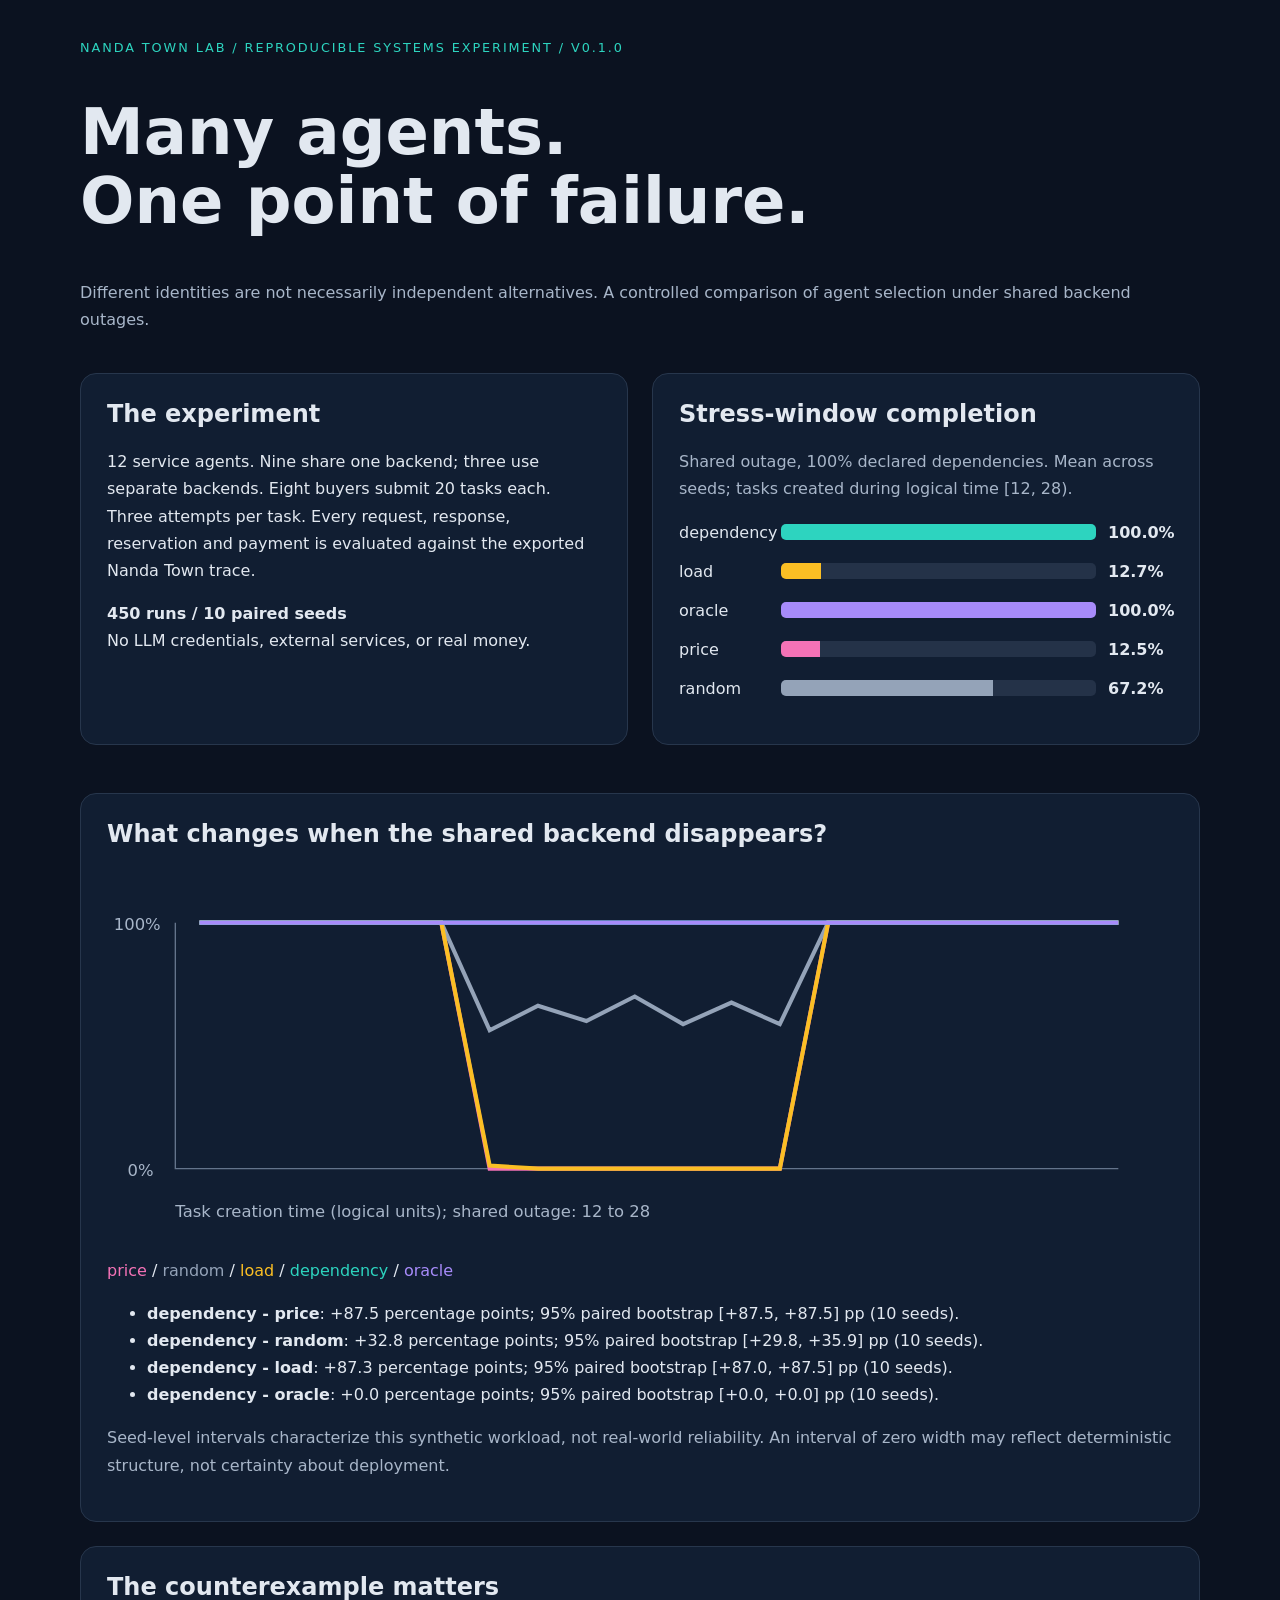
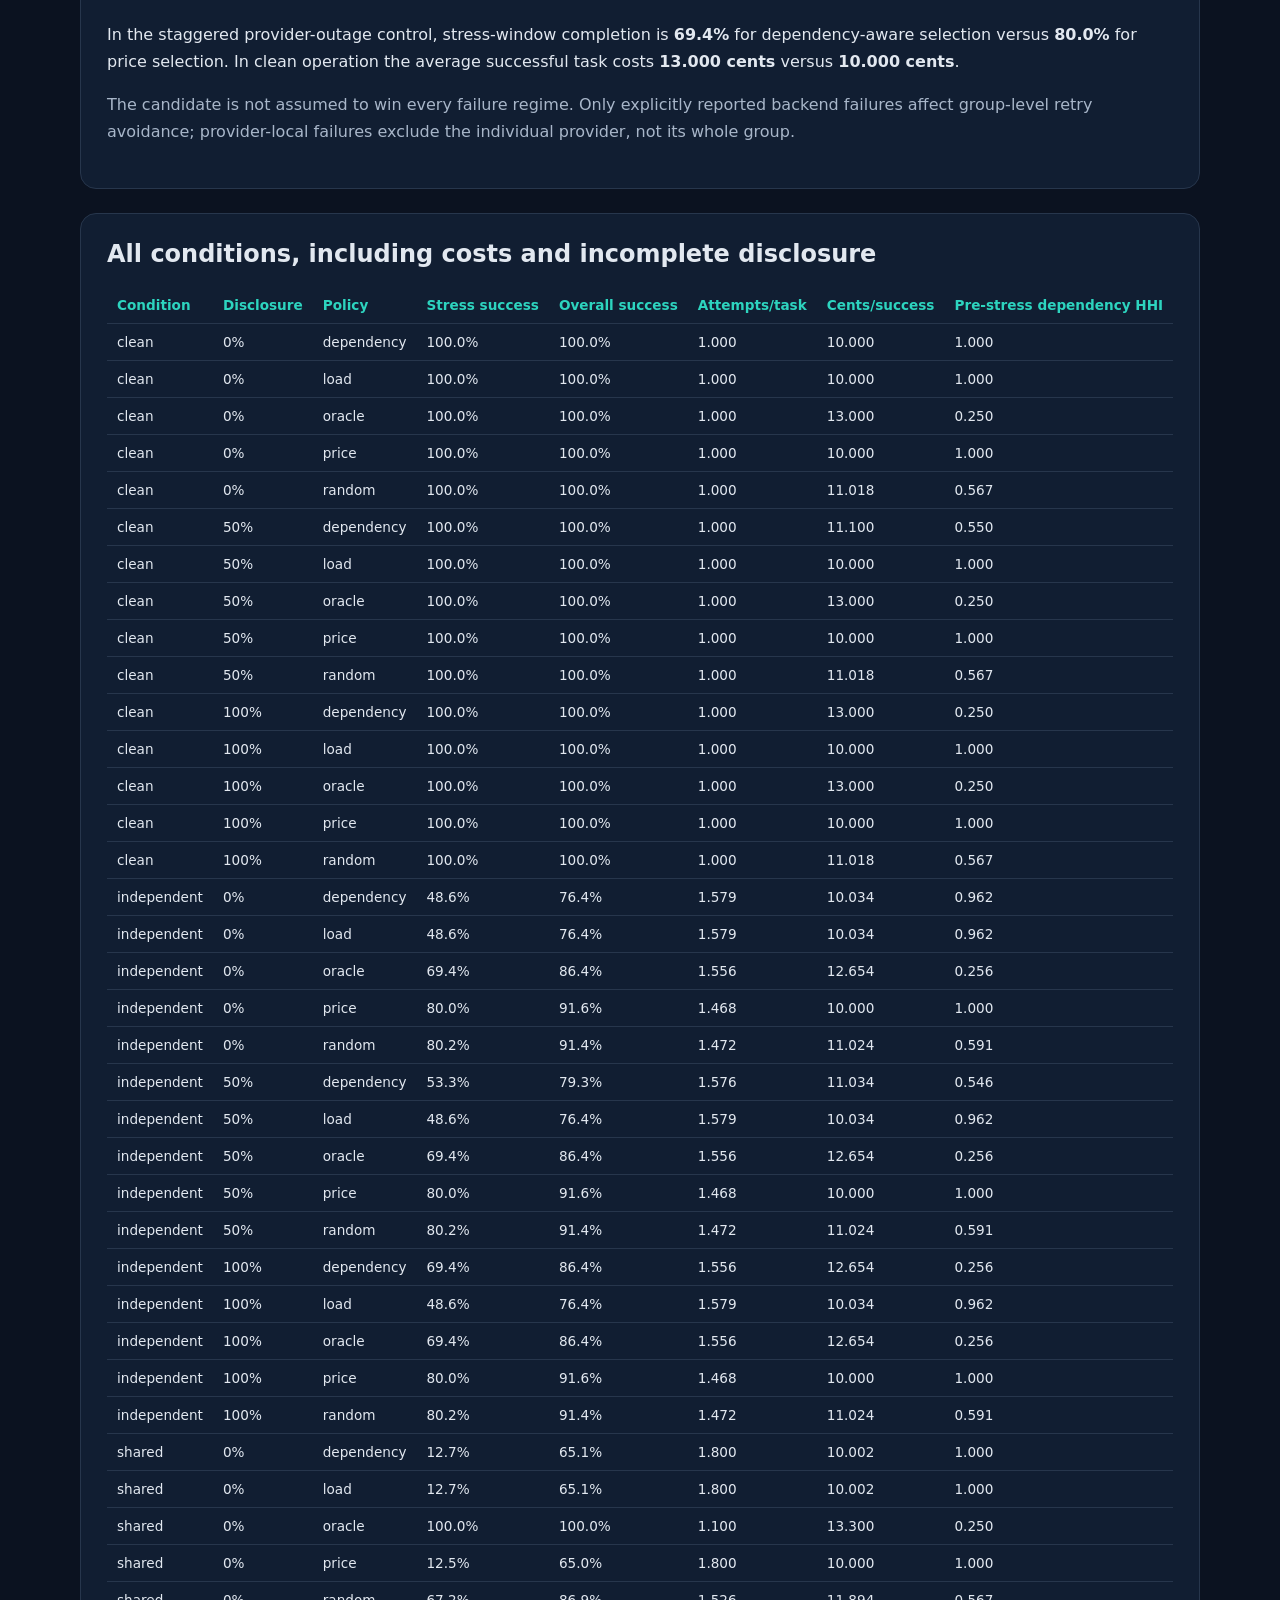
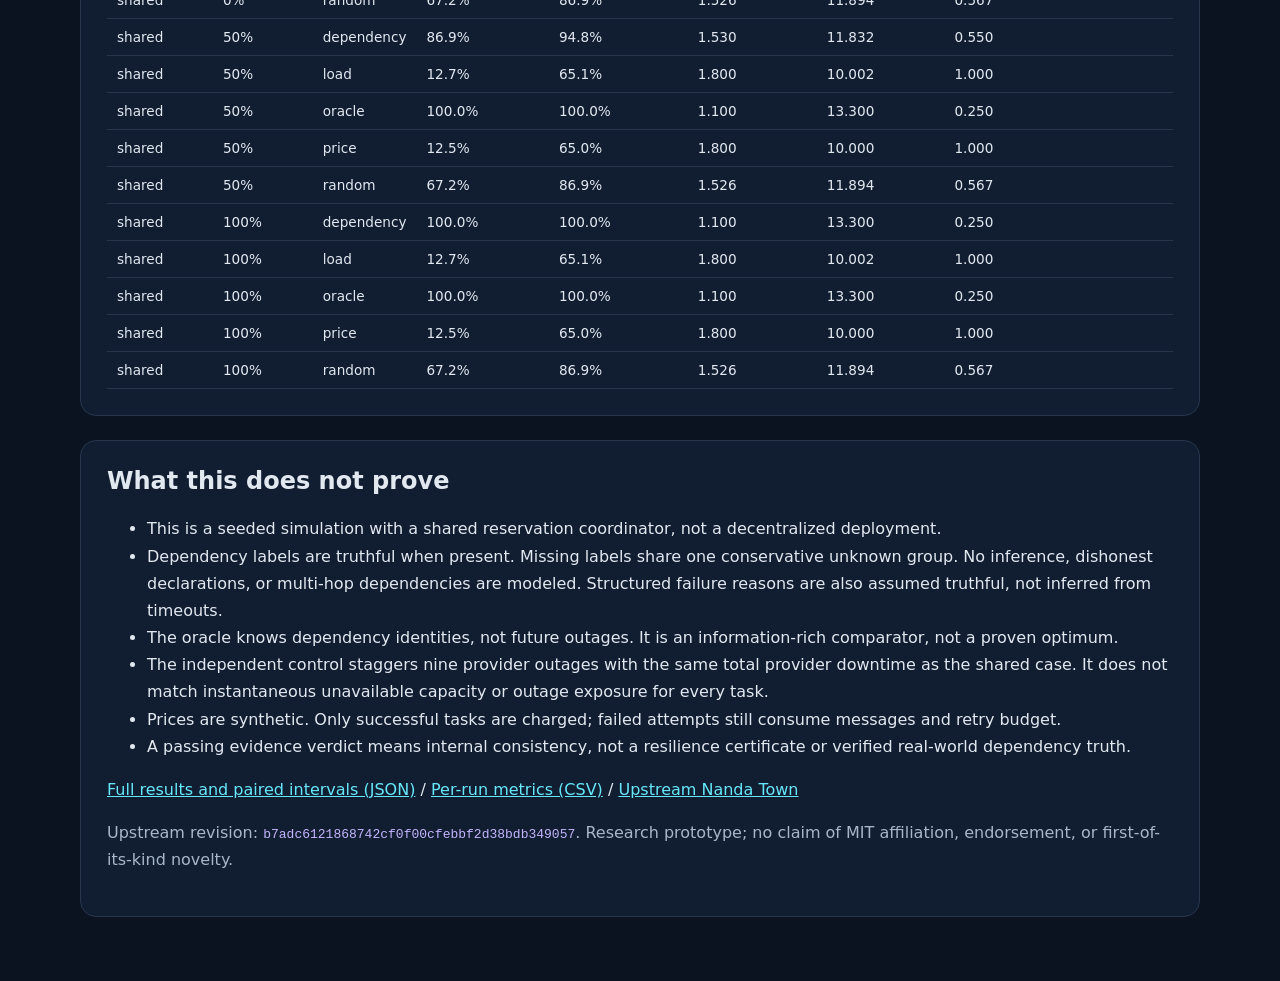
<file: results/published/report.html>
<!doctype html>
<html lang="en"><head><meta charset="utf-8"><meta name="viewport" content="width=device-width,initial-scale=1">
<title>Many Agents, One Point of Failure | Nanda Town experiment</title>
<style>
:root{color-scheme:dark;font-family:system-ui,sans-serif;background:#0b1220;color:#e2e8f0}
body{max-width:1120px;margin:auto;padding:40px 24px}h1{font-size:clamp(2.2rem,5vw,4rem);line-height:1.08;max-width:850px}
h2{margin-top:0}p,li{line-height:1.7}.eyebrow{color:#2dd4bf;text-transform:uppercase;letter-spacing:.15em;font-size:.8rem}
.muted{color:#a8b6c9}.panel{background:#111e32;border:1px solid #27364c;border-radius:16px;padding:26px;margin:24px 0}
.grid{display:grid;grid-template-columns:1fr 1fr;gap:24px}.bar-row{display:grid;grid-template-columns:90px 1fr 65px;gap:12px;align-items:center;margin:20px 0}
.bar-track{height:16px;background:#243248;border-radius:5px;overflow:hidden}.bar{height:100%}.scroll{overflow-x:auto}
table{border-collapse:collapse;width:100%;font-size:.85rem}td,th{padding:10px;text-align:left;border-bottom:1px solid #27364c;white-space:nowrap}
th{color:#2dd4bf}a{color:#67e8f9}code{color:#c4b5fd}svg{width:100%;height:auto}
@media(max-width:760px){.grid{grid-template-columns:1fr}body{padding:24px 14px}.panel{padding:18px}}
</style></head><body>
<div class="eyebrow">Nanda Town Lab / reproducible systems experiment / v0.1.0</div>
<h1>Many agents.<br>One point of failure.</h1>
<p class="muted">Different identities are not necessarily independent alternatives.
A controlled comparison of agent selection under shared backend outages.</p>
<div class="grid"><section class="panel"><h2>The experiment</h2>
<p>12 service agents. Nine share one backend; three use separate backends.
Eight buyers submit 20 tasks each. Three attempts per task. Every request, response,
reservation and payment is evaluated against the exported Nanda Town trace.</p>
<p><b>450 runs / 10 paired seeds</b><br>
No LLM credentials, external services, or real money.</p></section>
<section class="panel"><h2>Stress-window completion</h2>
<p class="muted">Shared outage, 100% declared dependencies. Mean across seeds;
tasks created during logical time [12, 28).</p><div class="bar-row"><span>dependency</span><div class="bar-track"><div class="bar" style="width:100.00%;background:#2dd4bf"></div></div><strong>100.0%</strong></div><div class="bar-row"><span>load</span><div class="bar-track"><div class="bar" style="width:12.66%;background:#fbbf24"></div></div><strong>12.7%</strong></div><div class="bar-row"><span>oracle</span><div class="bar-track"><div class="bar" style="width:100.00%;background:#a78bfa"></div></div><strong>100.0%</strong></div><div class="bar-row"><span>price</span><div class="bar-track"><div class="bar" style="width:12.50%;background:#f472b6"></div></div><strong>12.5%</strong></div><div class="bar-row"><span>random</span><div class="bar-track"><div class="bar" style="width:67.19%;background:#94a3b8"></div></div><strong>67.2%</strong></div></section></div>
<section class="panel"><h2>What changes when the shared backend disappears?</h2>
<svg viewBox="0 0 780 270" role="img" aria-label="Task cohort completion rate over logical time">
<path d="M50 40V220H740" fill="none" stroke="#64748b"/>
<text x="5" y="45" fill="#a8b6c9" font-size="12">100%</text>
<text x="15" y="225" fill="#a8b6c9" font-size="12">0%</text>
<polyline fill="none" stroke="#f472b6" stroke-width="3" points="67.69,40.00 103.08,40.00 138.46,40.00 173.85,40.00 209.23,40.00 244.62,40.00 280.00,220.00 315.38,220.00 350.77,220.00 386.15,220.00 421.54,220.00 456.92,220.00 492.31,220.00 527.69,40.00 563.08,40.00 598.46,40.00 633.85,40.00 669.23,40.00 704.62,40.00 740.00,40.00"><title>price</title></polyline><polyline fill="none" stroke="#94a3b8" stroke-width="3" points="67.69,40.00 103.08,40.00 138.46,40.00 173.85,40.00 209.23,40.00 244.62,40.00 280.00,118.75 315.38,100.75 350.77,112.00 386.15,94.00 421.54,114.25 456.92,98.50 492.31,114.25 527.69,40.00 563.08,40.00 598.46,40.00 633.85,40.00 669.23,40.00 704.62,40.00 740.00,40.00"><title>random</title></polyline><polyline fill="none" stroke="#fbbf24" stroke-width="3" points="67.69,40.00 103.08,40.00 138.46,40.00 173.85,40.00 209.23,40.00 244.62,40.00 280.00,217.75 315.38,220.00 350.77,220.00 386.15,220.00 421.54,220.00 456.92,220.00 492.31,220.00 527.69,40.00 563.08,40.00 598.46,40.00 633.85,40.00 669.23,40.00 704.62,40.00 740.00,40.00"><title>load</title></polyline><polyline fill="none" stroke="#2dd4bf" stroke-width="3" points="67.69,40.00 103.08,40.00 138.46,40.00 173.85,40.00 209.23,40.00 244.62,40.00 280.00,40.00 315.38,40.00 350.77,40.00 386.15,40.00 421.54,40.00 456.92,40.00 492.31,40.00 527.69,40.00 563.08,40.00 598.46,40.00 633.85,40.00 669.23,40.00 704.62,40.00 740.00,40.00"><title>dependency</title></polyline><polyline fill="none" stroke="#a78bfa" stroke-width="3" points="67.69,40.00 103.08,40.00 138.46,40.00 173.85,40.00 209.23,40.00 244.62,40.00 280.00,40.00 315.38,40.00 350.77,40.00 386.15,40.00 421.54,40.00 456.92,40.00 492.31,40.00 527.69,40.00 563.08,40.00 598.46,40.00 633.85,40.00 669.23,40.00 704.62,40.00 740.00,40.00"><title>oracle</title></polyline>
<text x="50" y="255" fill="#a8b6c9" font-size="12">Task creation time (logical units); shared outage: 12 to 28</text>
</svg>
<p><span style="color:#f472b6">price</span> / <span style="color:#94a3b8">random</span> / <span style="color:#fbbf24">load</span> / <span style="color:#2dd4bf">dependency</span> / <span style="color:#a78bfa">oracle</span></p>
<ul><li><b>dependency - price</b>: +87.5 percentage points; 95% paired bootstrap [+87.5, +87.5] pp (10 seeds).</li><li><b>dependency - random</b>: +32.8 percentage points; 95% paired bootstrap [+29.8, +35.9] pp (10 seeds).</li><li><b>dependency - load</b>: +87.3 percentage points; 95% paired bootstrap [+87.0, +87.5] pp (10 seeds).</li><li><b>dependency - oracle</b>: +0.0 percentage points; 95% paired bootstrap [+0.0, +0.0] pp (10 seeds).</li></ul>
<p class="muted">Seed-level intervals characterize this synthetic workload, not real-world reliability.
An interval of zero width may reflect deterministic structure, not certainty about deployment.</p></section>
<section class="panel"><h2>The counterexample matters</h2>
<p>In the staggered provider-outage control, stress-window completion is
<b>69.4%</b> for dependency-aware
selection versus <b>80.0%</b>
for price selection. In clean operation the average successful task costs
<b>13.000 cents</b> versus
<b>10.000 cents</b>.</p>
<p class="muted">The candidate is not assumed to win every failure regime.
Only explicitly reported backend failures affect group-level retry avoidance;
provider-local failures exclude the individual provider, not its whole group.</p></section>
<section class="panel"><h2>All conditions, including costs and incomplete disclosure</h2>
<div class="scroll"><table><thead><tr><th>Condition</th><th>Disclosure</th><th>Policy</th>
<th>Stress success</th><th>Overall success</th><th>Attempts/task</th>
<th>Cents/success</th><th>Pre-stress dependency HHI</th></tr></thead>
<tbody><tr><td>clean</td><td>0%</td><td>dependency</td><td>100.0%</td><td>100.0%</td><td>1.000</td><td>10.000</td><td>1.000</td></tr><tr><td>clean</td><td>0%</td><td>load</td><td>100.0%</td><td>100.0%</td><td>1.000</td><td>10.000</td><td>1.000</td></tr><tr><td>clean</td><td>0%</td><td>oracle</td><td>100.0%</td><td>100.0%</td><td>1.000</td><td>13.000</td><td>0.250</td></tr><tr><td>clean</td><td>0%</td><td>price</td><td>100.0%</td><td>100.0%</td><td>1.000</td><td>10.000</td><td>1.000</td></tr><tr><td>clean</td><td>0%</td><td>random</td><td>100.0%</td><td>100.0%</td><td>1.000</td><td>11.018</td><td>0.567</td></tr><tr><td>clean</td><td>50%</td><td>dependency</td><td>100.0%</td><td>100.0%</td><td>1.000</td><td>11.100</td><td>0.550</td></tr><tr><td>clean</td><td>50%</td><td>load</td><td>100.0%</td><td>100.0%</td><td>1.000</td><td>10.000</td><td>1.000</td></tr><tr><td>clean</td><td>50%</td><td>oracle</td><td>100.0%</td><td>100.0%</td><td>1.000</td><td>13.000</td><td>0.250</td></tr><tr><td>clean</td><td>50%</td><td>price</td><td>100.0%</td><td>100.0%</td><td>1.000</td><td>10.000</td><td>1.000</td></tr><tr><td>clean</td><td>50%</td><td>random</td><td>100.0%</td><td>100.0%</td><td>1.000</td><td>11.018</td><td>0.567</td></tr><tr><td>clean</td><td>100%</td><td>dependency</td><td>100.0%</td><td>100.0%</td><td>1.000</td><td>13.000</td><td>0.250</td></tr><tr><td>clean</td><td>100%</td><td>load</td><td>100.0%</td><td>100.0%</td><td>1.000</td><td>10.000</td><td>1.000</td></tr><tr><td>clean</td><td>100%</td><td>oracle</td><td>100.0%</td><td>100.0%</td><td>1.000</td><td>13.000</td><td>0.250</td></tr><tr><td>clean</td><td>100%</td><td>price</td><td>100.0%</td><td>100.0%</td><td>1.000</td><td>10.000</td><td>1.000</td></tr><tr><td>clean</td><td>100%</td><td>random</td><td>100.0%</td><td>100.0%</td><td>1.000</td><td>11.018</td><td>0.567</td></tr><tr><td>independent</td><td>0%</td><td>dependency</td><td>48.6%</td><td>76.4%</td><td>1.579</td><td>10.034</td><td>0.962</td></tr><tr><td>independent</td><td>0%</td><td>load</td><td>48.6%</td><td>76.4%</td><td>1.579</td><td>10.034</td><td>0.962</td></tr><tr><td>independent</td><td>0%</td><td>oracle</td><td>69.4%</td><td>86.4%</td><td>1.556</td><td>12.654</td><td>0.256</td></tr><tr><td>independent</td><td>0%</td><td>price</td><td>80.0%</td><td>91.6%</td><td>1.468</td><td>10.000</td><td>1.000</td></tr><tr><td>independent</td><td>0%</td><td>random</td><td>80.2%</td><td>91.4%</td><td>1.472</td><td>11.024</td><td>0.591</td></tr><tr><td>independent</td><td>50%</td><td>dependency</td><td>53.3%</td><td>79.3%</td><td>1.576</td><td>11.034</td><td>0.546</td></tr><tr><td>independent</td><td>50%</td><td>load</td><td>48.6%</td><td>76.4%</td><td>1.579</td><td>10.034</td><td>0.962</td></tr><tr><td>independent</td><td>50%</td><td>oracle</td><td>69.4%</td><td>86.4%</td><td>1.556</td><td>12.654</td><td>0.256</td></tr><tr><td>independent</td><td>50%</td><td>price</td><td>80.0%</td><td>91.6%</td><td>1.468</td><td>10.000</td><td>1.000</td></tr><tr><td>independent</td><td>50%</td><td>random</td><td>80.2%</td><td>91.4%</td><td>1.472</td><td>11.024</td><td>0.591</td></tr><tr><td>independent</td><td>100%</td><td>dependency</td><td>69.4%</td><td>86.4%</td><td>1.556</td><td>12.654</td><td>0.256</td></tr><tr><td>independent</td><td>100%</td><td>load</td><td>48.6%</td><td>76.4%</td><td>1.579</td><td>10.034</td><td>0.962</td></tr><tr><td>independent</td><td>100%</td><td>oracle</td><td>69.4%</td><td>86.4%</td><td>1.556</td><td>12.654</td><td>0.256</td></tr><tr><td>independent</td><td>100%</td><td>price</td><td>80.0%</td><td>91.6%</td><td>1.468</td><td>10.000</td><td>1.000</td></tr><tr><td>independent</td><td>100%</td><td>random</td><td>80.2%</td><td>91.4%</td><td>1.472</td><td>11.024</td><td>0.591</td></tr><tr><td>shared</td><td>0%</td><td>dependency</td><td>12.7%</td><td>65.1%</td><td>1.800</td><td>10.002</td><td>1.000</td></tr><tr><td>shared</td><td>0%</td><td>load</td><td>12.7%</td><td>65.1%</td><td>1.800</td><td>10.002</td><td>1.000</td></tr><tr><td>shared</td><td>0%</td><td>oracle</td><td>100.0%</td><td>100.0%</td><td>1.100</td><td>13.300</td><td>0.250</td></tr><tr><td>shared</td><td>0%</td><td>price</td><td>12.5%</td><td>65.0%</td><td>1.800</td><td>10.000</td><td>1.000</td></tr><tr><td>shared</td><td>0%</td><td>random</td><td>67.2%</td><td>86.9%</td><td>1.526</td><td>11.894</td><td>0.567</td></tr><tr><td>shared</td><td>50%</td><td>dependency</td><td>86.9%</td><td>94.8%</td><td>1.530</td><td>11.832</td><td>0.550</td></tr><tr><td>shared</td><td>50%</td><td>load</td><td>12.7%</td><td>65.1%</td><td>1.800</td><td>10.002</td><td>1.000</td></tr><tr><td>shared</td><td>50%</td><td>oracle</td><td>100.0%</td><td>100.0%</td><td>1.100</td><td>13.300</td><td>0.250</td></tr><tr><td>shared</td><td>50%</td><td>price</td><td>12.5%</td><td>65.0%</td><td>1.800</td><td>10.000</td><td>1.000</td></tr><tr><td>shared</td><td>50%</td><td>random</td><td>67.2%</td><td>86.9%</td><td>1.526</td><td>11.894</td><td>0.567</td></tr><tr><td>shared</td><td>100%</td><td>dependency</td><td>100.0%</td><td>100.0%</td><td>1.100</td><td>13.300</td><td>0.250</td></tr><tr><td>shared</td><td>100%</td><td>load</td><td>12.7%</td><td>65.1%</td><td>1.800</td><td>10.002</td><td>1.000</td></tr><tr><td>shared</td><td>100%</td><td>oracle</td><td>100.0%</td><td>100.0%</td><td>1.100</td><td>13.300</td><td>0.250</td></tr><tr><td>shared</td><td>100%</td><td>price</td><td>12.5%</td><td>65.0%</td><td>1.800</td><td>10.000</td><td>1.000</td></tr><tr><td>shared</td><td>100%</td><td>random</td><td>67.2%</td><td>86.9%</td><td>1.526</td><td>11.894</td><td>0.567</td></tr></tbody></table></div></section>
<section class="panel"><h2>What this does not prove</h2>
<ul><li>This is a seeded simulation with a shared reservation coordinator, not a decentralized deployment.</li>
<li>Dependency labels are truthful when present. Missing labels share one conservative unknown group.
No inference, dishonest declarations, or multi-hop dependencies are modeled.
Structured failure reasons are also assumed truthful, not inferred from timeouts.</li>
<li>The oracle knows dependency identities, not future outages. It is an information-rich comparator, not a proven optimum.</li>
<li>The independent control staggers nine provider outages with the same total provider downtime as the shared case.
It does not match instantaneous unavailable capacity or outage exposure for every task.</li>
<li>Prices are synthetic. Only successful tasks are charged; failed attempts still consume messages and retry budget.</li>
<li>A passing evidence verdict means internal consistency, not a resilience certificate or verified real-world dependency truth.</li></ul>
<p><a href="summary.json">Full results and paired intervals (JSON)</a> /
<a href="runs.csv">Per-run metrics (CSV)</a> /
<a href="https://github.com/projnanda/nandatown">Upstream Nanda Town</a></p>
<p class="muted">Upstream revision: <code>b7adc6121868742cf0f00cfebbf2d38bdb349057</code>.
Research prototype; no claim of MIT affiliation, endorsement, or first-of-its-kind novelty.</p>
</section></body></html>
</file>
